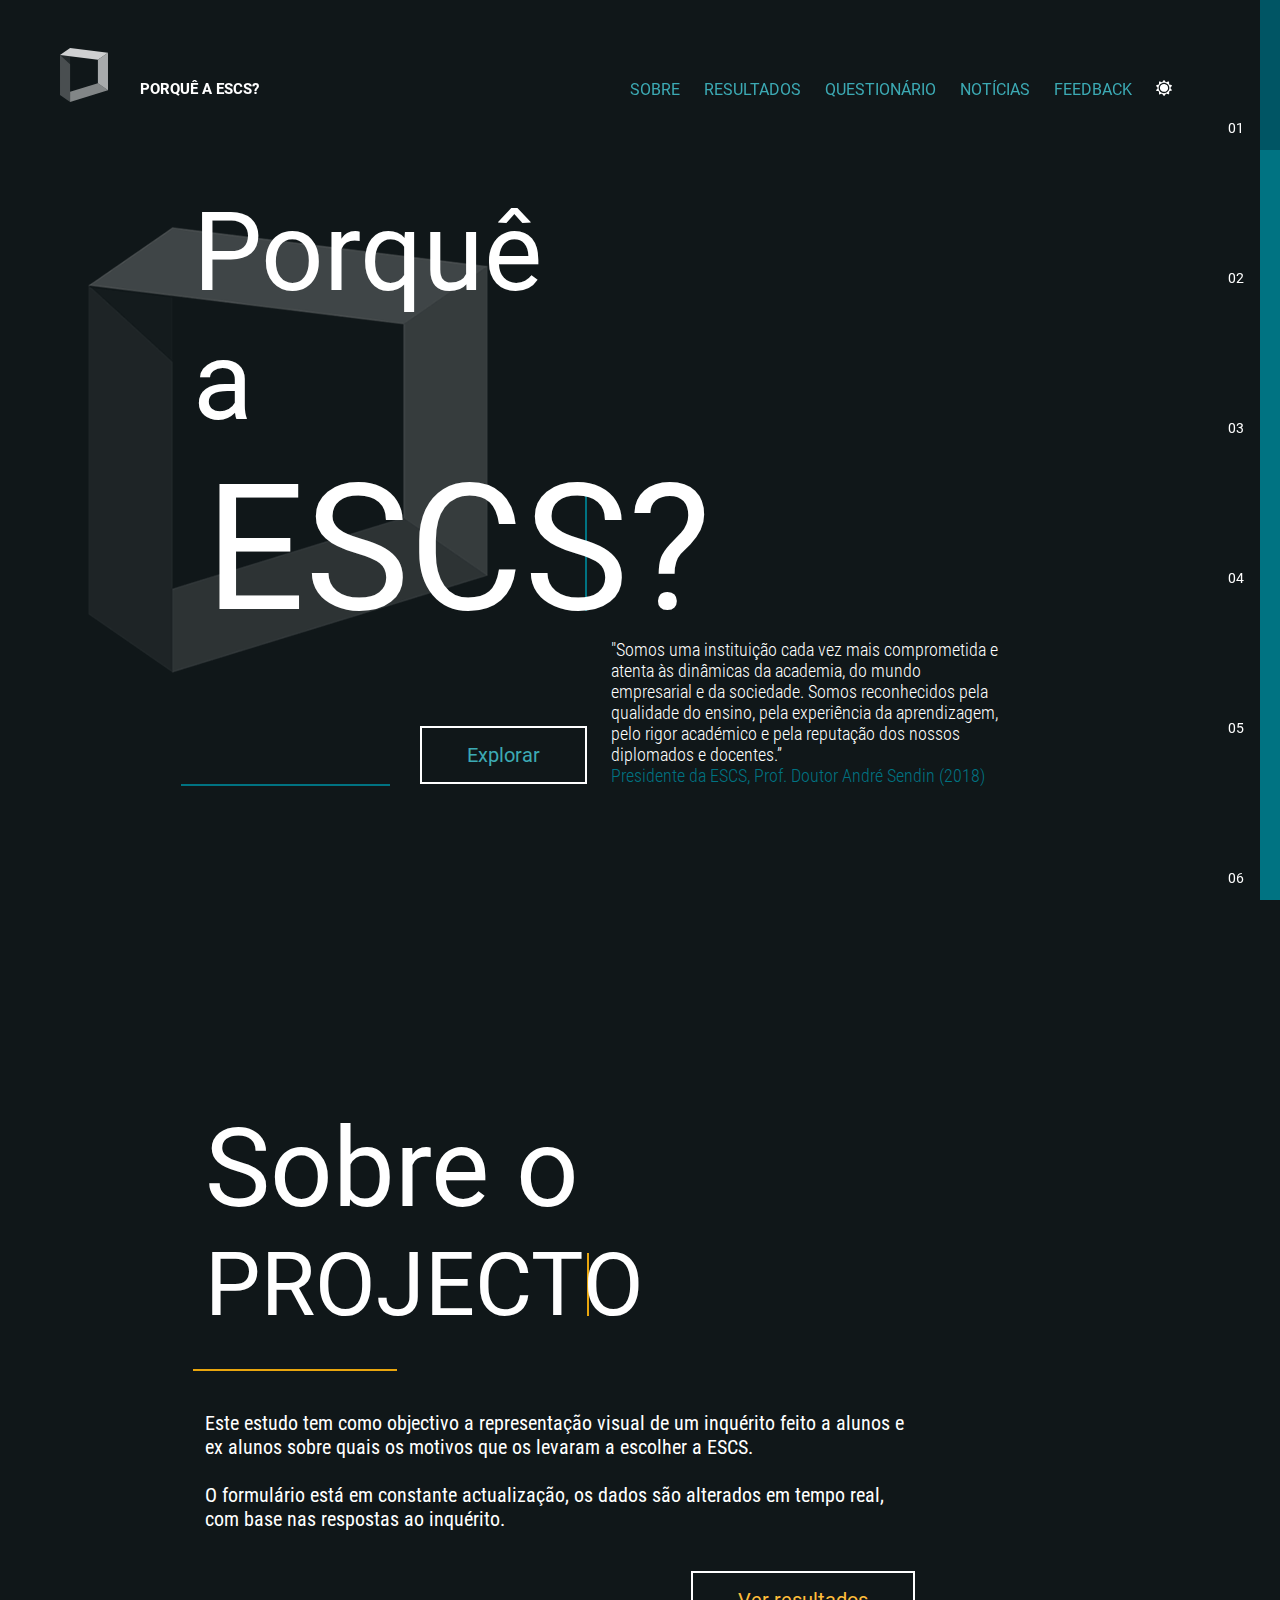
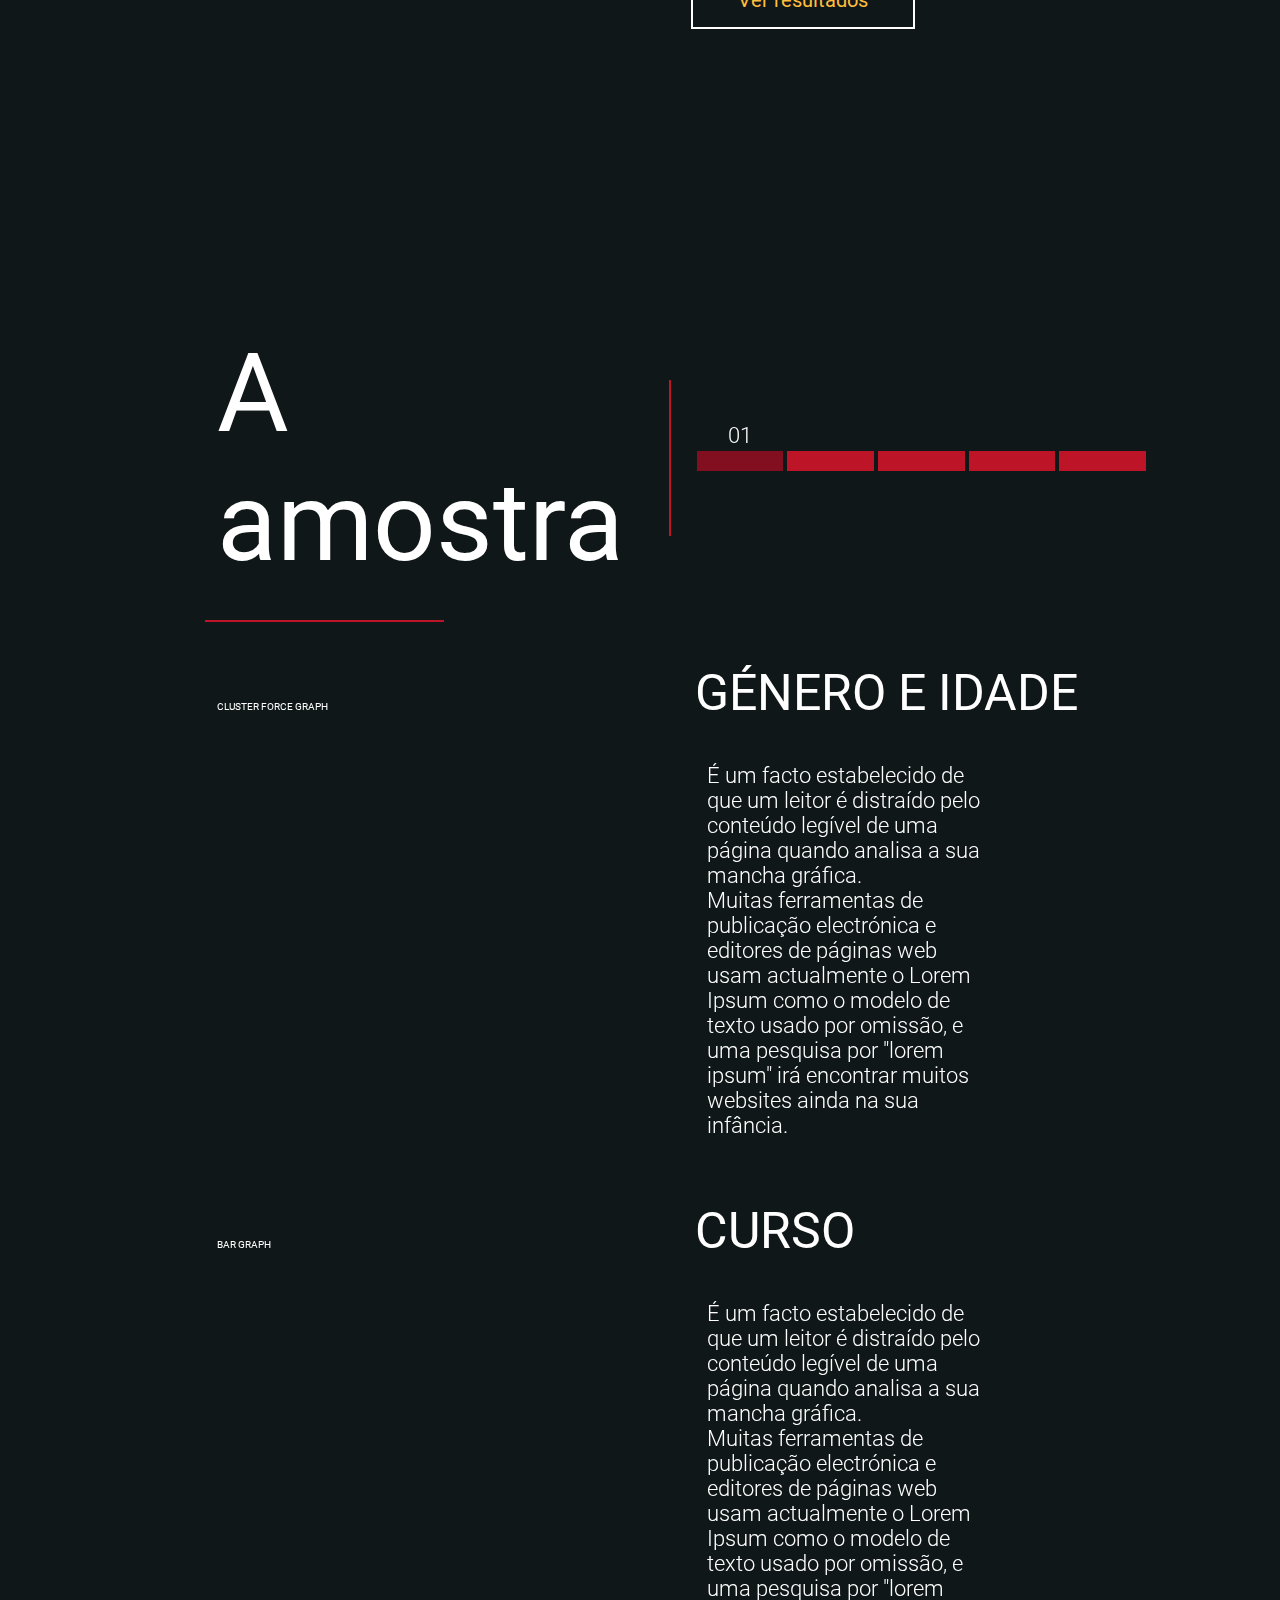
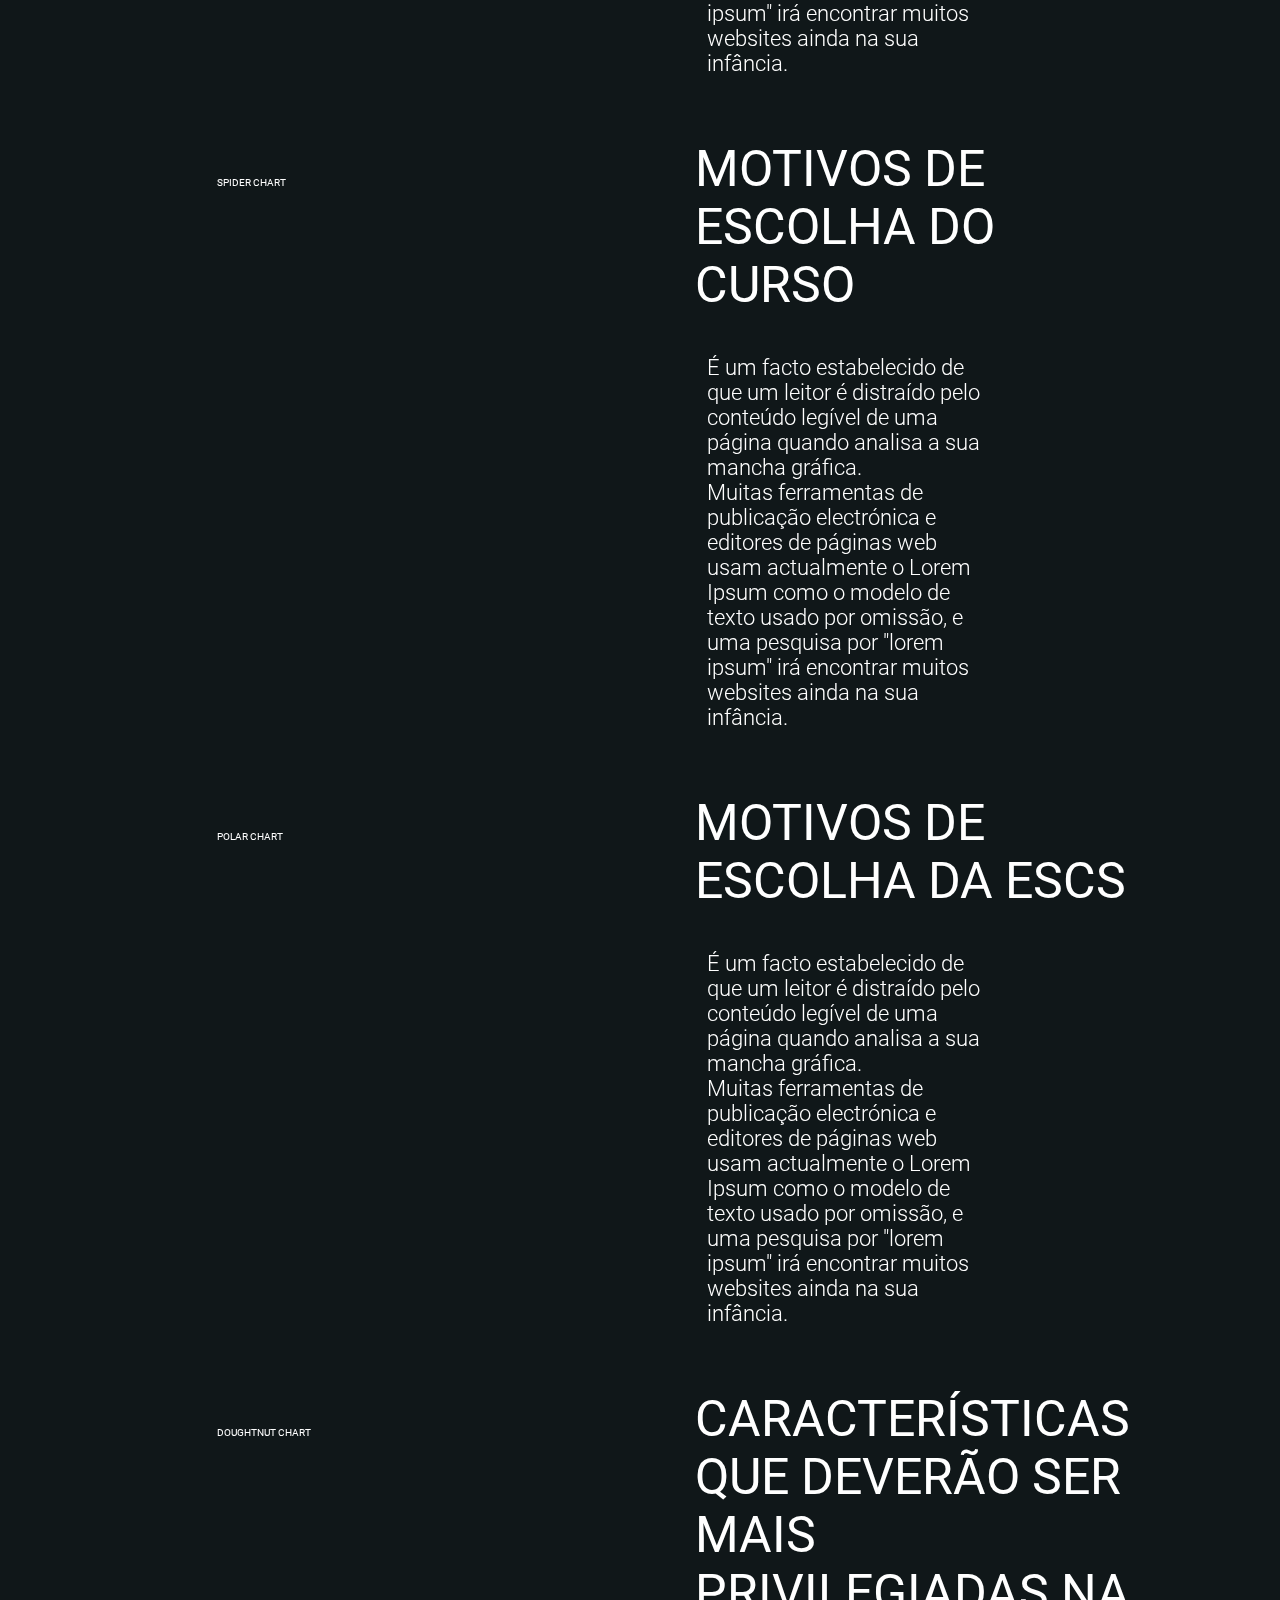
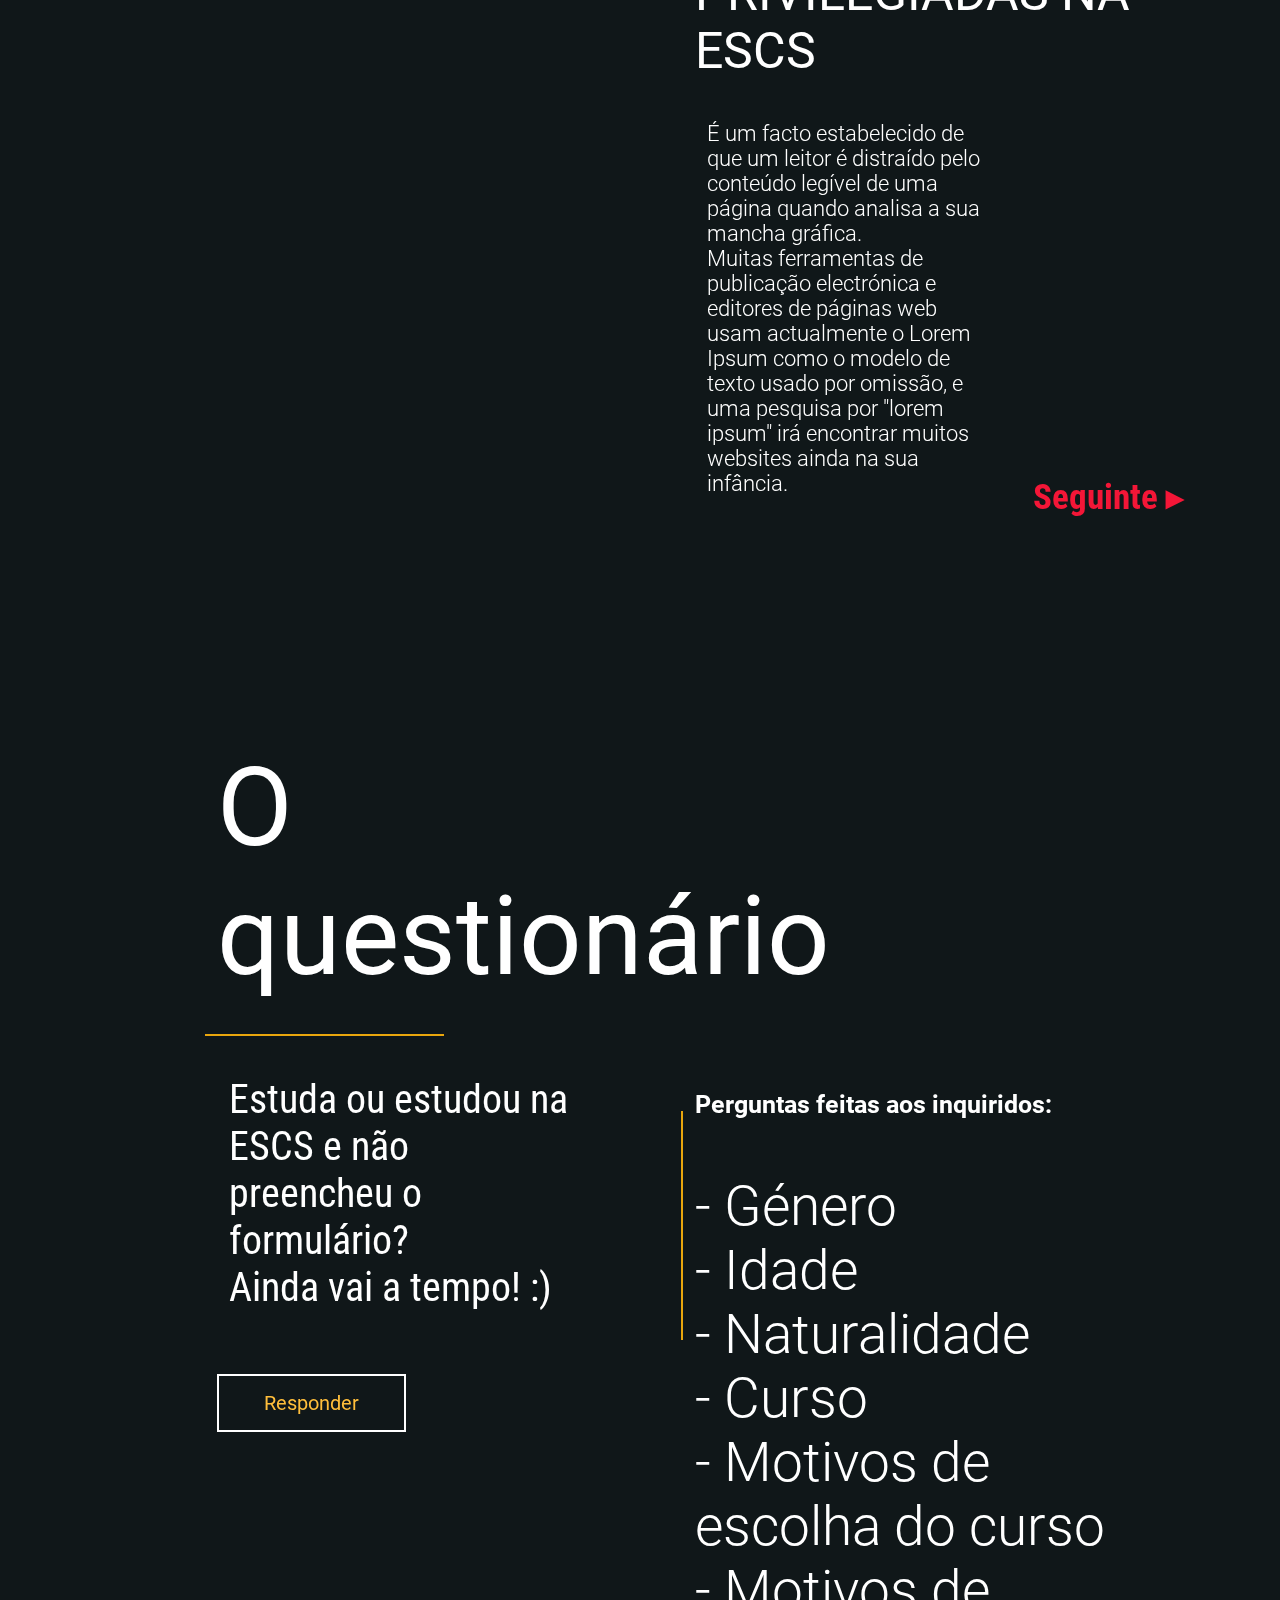
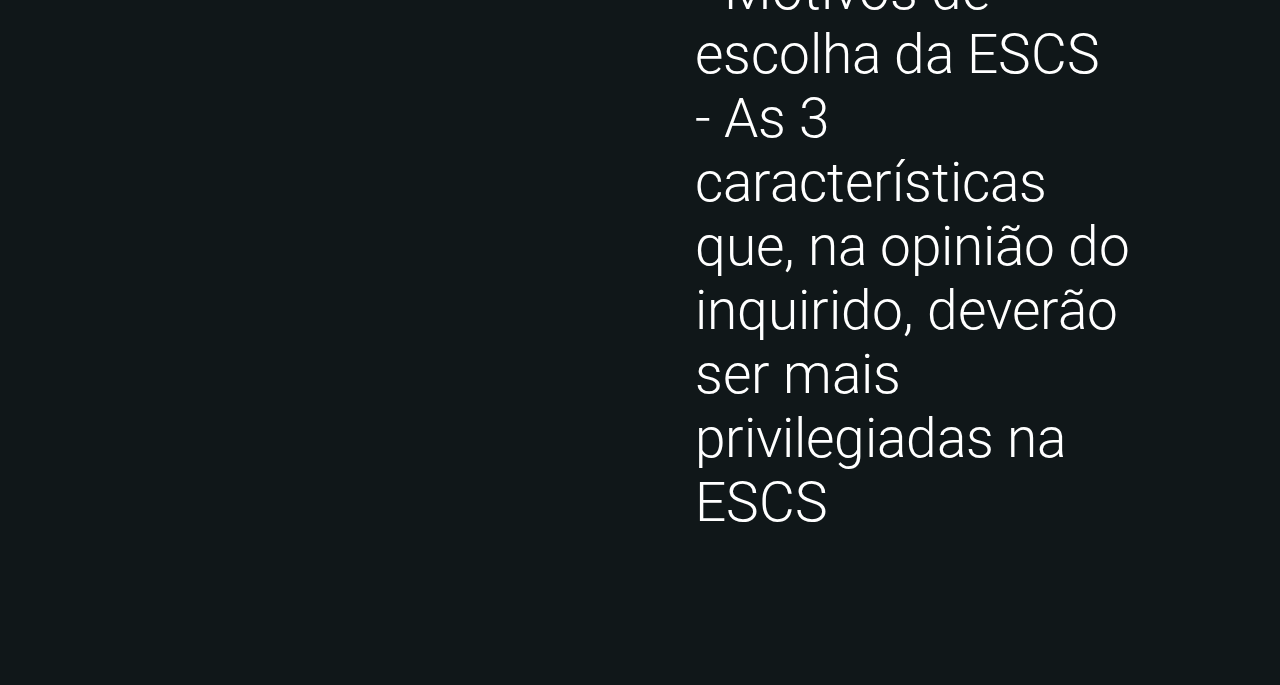
<file: index.html>
<html>

<head>
	<meta charset="utf-8" />
	<meta http-equiv="X-UA-Compatible" content="IE=edge">
	<title>Porquê a ESCS?</title>
	<meta content="width=device-width, initial-scale=1" name="viewport">
	<link rel="stylesheet" type="text/css" media="screen" href="css/main.css" />
</head>

<body>
	<!-- TOP NAVBAR -->
	<nav class="flex">
		<div class="col-6 flex flex-baseline">
			<img class="nav-logo" src="img/escs-nav.svg" alt="Logótipo ESCS">
			<p class="nav-title">Porquê a ESCS?</p>
		</div>
		<div class="col-6 flex flex-baseline flex-justify-end">
			<a href="#section-2" class="nav-item">Sobre</a>
			<a href="#section-3" class="nav-item">Resultados</a>
			<a href="#section-4" class="nav-item">Questionário</a>
			<a href="#section-5" class="nav-item">Notícias</a>
			<a href="#section-6" class="nav-item">Feedback</a>
			<div class="nav-item"><img class="switch" src="img/switch.svg"></div>
		</div>
	</nav>

	<!-- SIDE NAVIGATION -->
	<div class="sidenav">
		<div href="#section-1" class="sidenav-item sidenav-active">
			<p class="sidenav-text">01</p>
		</div>
		<div href="#section-2" class="sidenav-item">
			<p class="sidenav-text">02</p>
		</div>
		<div href="#section-3" class="sidenav-item">
			<p class="sidenav-text">03</p>
		</div>
		<div href="#section-4" class="sidenav-item">
			<p class="sidenav-text">04</p>
		</div>
		<div href="#section-5" class="sidenav-item">
			<p class="sidenav-text">05</p>
		</div>
		<div href="#section-6" class="sidenav-item">
			<p class="sidenav-text">06</p>
		</div>
	</div>

	<!-- HOME -->
	<section id="section-1" class="container flex flex-center">
		<div class="col-2 col-lg-1 col-md-0"></div>
		<div class="flex flex-end">
			<div class="col-5 border-bottom-blue">
				<h1>
					Porquê a
					<div class="border-right-blue text-large col-12">ESCS?</div>
				</h1>
				<div class="flex flex-justify-end">
					<a href="#section-2" class="btn btn-hover-blue text-blue-light">Explorar</a>
				</div>
			</div>
			<div class="col-5">
				<p class="quote">
					"Somos uma instituição cada vez mais comprometida e atenta às dinâmicas da academia, do mundo empresarial e da
					sociedade. Somos reconhecidos pela qualidade do ensino, pela experiência da aprendizagem, pelo rigor académico e
					pela reputação dos nossos diplomados e docentes.” <br>
					<span class="text-blue">Presidente da ESCS, Prof. Doutor André Sendin (2018)</span>
				</p>
			</div>
		</div>
	</section>

	<!-- SOBRE -->
	<section id="section-2" class="container flex flex-center">
		<div class="col-1 col-lg-0"></div>
		<div class="flex-direction-column col-12">
			<div class="col-5 border-bottom-yellow">
				<h1 class="flex-direction-column">
					Sobre o
					<div class="border-right-yellow text-small uppercase">projecto</div>
				</h1>
			</div>
			<div class="col-9">
				<p class="condensed">
					Este estudo tem como objectivo a representação visual de um inquérito feito a alunos e ex alunos sobre quais os
					motivos que os levaram a escolher a ESCS.
					<br><br>
					O formulário está em constante actualização, os dados são alterados em tempo real, com base nas respostas ao
					inquérito.
				</p>
				<div class="flex flex-justify-end">
					<a href="#section-3" class="btn btn-hover-yellow text-yellow-light">Ver resultados</a>
				</div>
			</div>
		</div>
	</section>

	<!-- RESULTADOS -->
	<section id="section-3" class="container flex flex-baseline">
		<div class="col-1 col-lg-0"></div>
		<div class="flex-direction-column flex-self-stretch col-12 rel">
			<!-- SLIDER FIXED ELEMENTS -->
			<div class="flex flex-center col-12">
				<div class="col-6 border-bottom-red">
					<h1 class="border-right-red">A amostra</h1>
				</div>
				<div class="col-6">
					<div class="slidernav flex">
						<div class="slidernav-item slidernav-active">
							<p class="slidernav-text">01</p>
						</div>
						<div class="slidernav-item">
							<p class="slidernav-text"></p>
						</div>
						<div class="slidernav-item">
							<p class="slidernav-text"></p>
						</div>
						<div class="slidernav-item">
							<p class="slidernav-text"></p>
						</div>
						<div class="slidernav-item">
							<p class="slidernav-text"></p>
						</div>
					</div>
				</div>
			</div>

			<!-- SLIDER CONTENT -->
			<!-- CONTENT 01 -->
			<!-- Deve ter position absolute e muda a opacidade na navegação-->
			<div class="flex flex-baseline col-12">
				<div class="col-6">
					CLUSTER FORCE GRAPH
				</div>
				<div class="col-6">
					<h2 class="uppercase">Género e Idade</h2>
					<p class="col-8">
						É um facto estabelecido de que um leitor é distraído pelo conteúdo legível de uma página quando analisa a sua
						mancha gráfica.
						<br>
						Muitas ferramentas de publicação electrónica e editores de páginas web usam actualmente o Lorem Ipsum como o
						modelo de texto usado por omissão, e uma pesquisa por "lorem ipsum" irá encontrar muitos websites ainda na sua
						infância.
					</p>
				</div>
			</div>

			<!-- CONTENT 02 -->
			<div class="flex flex-baseline col-12">
				<div class="col-6">
					BAR GRAPH
				</div>
				<div class="col-6">
					<h2 class="uppercase">Curso</h2>
					<p class="col-8">
						É um facto estabelecido de que um leitor é distraído pelo conteúdo legível de uma página quando analisa a sua
						mancha gráfica.
						<br>
						Muitas ferramentas de publicação electrónica e editores de páginas web usam actualmente o Lorem Ipsum como o
						modelo de texto usado por omissão, e uma pesquisa por "lorem ipsum" irá encontrar muitos websites ainda na sua
						infância.
					</p>
				</div>
			</div>

			<!-- CONTENT 03 -->
			<div class="flex flex-baseline col-12">
				<div class="col-6">
					SPIDER CHART
				</div>
				<div class="col-6">
					<h2 class="uppercase">Motivos de escolha do curso</h2>
					<p class="col-8">
						É um facto estabelecido de que um leitor é distraído pelo conteúdo legível de uma página quando analisa a sua
						mancha gráfica.
						<br>
						Muitas ferramentas de publicação electrónica e editores de páginas web usam actualmente o Lorem Ipsum como o
						modelo de texto usado por omissão, e uma pesquisa por "lorem ipsum" irá encontrar muitos websites ainda na sua
						infância.
					</p>
				</div>
			</div>

			<!-- CONTENT 04 -->
			<div class="flex flex-baseline col-12">
				<div class="col-6">
					POLAR CHART
				</div>
				<div class="col-6">
					<h2 class="uppercase">Motivos de escolha da ESCS</h2>
					<p class="col-8">
						É um facto estabelecido de que um leitor é distraído pelo conteúdo legível de uma página quando analisa a sua
						mancha gráfica.
						<br>
						Muitas ferramentas de publicação electrónica e editores de páginas web usam actualmente o Lorem Ipsum como o
						modelo de texto usado por omissão, e uma pesquisa por "lorem ipsum" irá encontrar muitos websites ainda na sua
						infância.
					</p>
				</div>
			</div>

			<!-- CONTENT 04 -->
			<div class="flex flex-baseline col-12">
				<div class="col-6">
					DOUGHTNUT CHART
				</div>
				<div class="col-6">
					<h2 class="uppercase">Características que deverão ser mais privilegiadas na ESCS</h2>
					<p class="col-8">
						É um facto estabelecido de que um leitor é distraído pelo conteúdo legível de uma página quando analisa a sua
						mancha gráfica.
						<br>
						Muitas ferramentas de publicação electrónica e editores de páginas web usam actualmente o Lorem Ipsum como o
						modelo de texto usado por omissão, e uma pesquisa por "lorem ipsum" irá encontrar muitos websites ainda na sua
						infância.
					</p>
				</div>
			</div>

			<!-- SLIDER FIXED ELEMENT -->
			<div class="slider-next text-red-light">
				Seguinte &#9656;
			</div>
		</div>
	</section>

	<!-- QUESTIONÁRIO -->
	<section id="section-4" class="container flex flex-baseline">
		<div class="col-1 col-lg-0"></div>
		<div class="flex-direction-column flex-self-stretch col-12 rel">
			<!-- SLIDER FIXED ELEMENTS -->
			<div class="flex flex-center col-12">
				<div class="col-6 border-bottom-yellow">
					<h1>O questionário</h1>
				</div>
			</div>
			<div class="flex flex-baseline col-12">
				<div class="col-6 border-right-yellow">
					<h3 class="col-10">
						Estuda ou estudou na ESCS e não preencheu o formulário?
						<br>
						Ainda vai a tempo! :)
					</h3>
					<a href="#section-3" class="btn btn-hover-yellow text-yellow-light">Responder</a>
				</div>
				<div class="col-6">
					<h4>
						Perguntas feitas aos inquiridos:
						<h4>
							<p>
								- Género<br>
								- Idade<br>
								- Naturalidade<br>
								- Curso<br>
								- Motivos de escolha do curso<br>
								- Motivos de escolha da ESCS<br>
								- As 3 características que, na opinião do inquirido, deverão ser mais privilegiadas na ESCS
							</p>
				</div>
			</div>
	</section>
</body>
<script src="js/jquery.js"></script>
<script src="js/chart.js"></script>
<script src="js/main.js"></script>

</html>
</file>
<file: css/main.css>
/*
* 
* PORQUE A ESCS
* PÁGINA DE RESULTADOS // CSS
* Trabalho para a Cadeira de Laboratorio de Aplicacoes Interativas 
* Feito por:
* Edite Fernandes, no 9939 
* Filipa Ribeiro, no 9987 
* Mariana Rita, no 9972 
* 
*/

/*=============================================
=               CUSTOM VARIABLES              =
=============================================*/
:root {
	/* Brand colors */
	--light-yellow: #ffbe3b;
	--yellow: #e9a60d;
	--dark-yellow: #93670f;
	--light-red: #f41637;
	--red: #be1428;
	--dark-red: #820f20;
	--light-blue: #3caab4;
	--blue: #007382;
	--dark-blue: #005564;
	--dark-gray: #3c3c3b;
	--gray: #595a5c;
	--bg-blue: #101719;
	--bg-blue-light: #2a3538;

	/* Type */
	--font-primary: 'Roboto', 'Trebuchet MS', 'Lucida Sans Unicode', 'Lucida Grande', 'Lucida Sans', Arial, sans-serif;
    --font-secondary: 'Roboto Condensed', 'Trebuchet MS', 'Lucida Sans Unicode', 'Lucida Grande', 'Lucida Sans', Arial, sans-serif;
}

/*=============================================
=                     FONTS                   =
=============================================*/
@font-face {
    font-family: 'Roboto';
    src: url('../fonts/Roboto-Bold.eot');
    src: local('Roboto Bold'), local('Roboto-Bold'), url('../fonts/Roboto-Bold.eot?#iefix') format('embedded-opentype'), url('../fonts/Roboto-Bold.woff2') format('woff2'), url('../fonts/Roboto-Bold.woff') format('woff'), url('../fonts/Roboto-Bold.ttf') format('truetype'), url('../fonts/Roboto-Bold.svg#Roboto-Bold') format('svg');
    font-weight: 700;
    font-style: normal;
}

@font-face {
    font-family: 'Roboto';
    src: url('../fonts/Roboto-Medium.eot');
    src: local('Roboto Medium'), local('Roboto-Medium'), url('../fonts/Roboto-Medium.eot?#iefix') format('embedded-opentype'), url('../fonts/Roboto-Medium.woff2') format('woff2'), url('../fonts/Roboto-Medium.woff') format('woff'), url('../fonts/Roboto-Medium.ttf') format('truetype'), url('../fonts/Roboto-Medium.svg#Roboto-Medium') format('svg');
    font-weight: 500;
    font-style: normal;
}

@font-face {
    font-family: 'Roboto';
    src: url('../fonts/Roboto-Regular.eot');
    src: local('Roboto'), local('Roboto-Regular'), url('../fonts/Roboto-Regular.eot?#iefix') format('embedded-opentype'), url('../fonts/Roboto-Regular.woff2') format('woff2'), url('../fonts/Roboto-Regular.woff') format('woff'), url('../fonts/Roboto-Regular.ttf') format('truetype'), url('../fonts/Roboto-Regular.svg#Roboto-Regular') format('svg');
    font-weight: 400;
    font-style: normal;
}

@font-face {
    font-family: 'Roboto';
    src: url('../fonts/Roboto-Light.eot');
    src: local('Roboto Light'), local('Roboto-Light'), url('../fonts/Roboto-Light.eot?#iefix') format('embedded-opentype'), url('../fonts/Roboto-Light.woff2') format('woff2'), url('../fonts/Roboto-Light.woff') format('woff'), url('../fonts/Roboto-Light.ttf') format('truetype'), url('../fonts/Roboto-Light.svg#Roboto-Light') format('svg');
    font-weight: 300;
    font-style: normal;
}

@font-face {
    font-family: 'Roboto Condensed';
    src: url('../fonts/RobotoCondensed-Bold.eot');
    src: local('Roboto Condensed Bold'), local('RobotoCondensed-Bold'), url('../fonts/RobotoCondensed-Bold.eot?#iefix') format('embedded-opentype'), url('../fonts/RobotoCondensed-Bold.woff2') format('woff2'), url('../fonts/RobotoCondensed-Bold.woff') format('woff'), url('../fonts/RobotoCondensed-Bold.ttf') format('truetype'), url('../fonts/RobotoCondensed-Bold.svg#RobotoCondensed-Bold') format('svg');
    font-weight: 700;
    font-style: normal;
}

@font-face {
    font-family: 'Roboto Condensed';
    src: url('../fonts/RobotoCondensed-Regular.eot');
    src: local('Roboto Condensed'), local('RobotoCondensed-Regular'), url('../fonts/RobotoCondensed-Regular.eot?#iefix') format('embedded-opentype'), url('../fonts/RobotoCondensed-Regular.woff2') format('woff2'), url('../fonts/RobotoCondensed-Regular.woff') format('woff'), url('../fonts/RobotoCondensed-Regular.ttf') format('truetype'), url('../fonts/RobotoCondensed-Regular.svg#RobotoCondensed-Regular') format('svg');
    font-weight: 400;
    font-style: normal;
}

@font-face {
    font-family: 'Roboto Condensed';
    src: url('../fonts/RobotoCondensed-Light.eot');
    src: local('Roboto Condensed Light'), local('RobotoCondensed-Light'), url('../fonts/RobotoCondensed-Light.eot?#iefix') format('embedded-opentype'), url('../fonts/RobotoCondensed-Light.woff2') format('woff2'), url('../fonts/RobotoCondensed-Light.woff') format('woff'), url('../fonts/RobotoCondensed-Light.ttf') format('truetype'), url('../fonts/RobotoCondensed-Light.svg#RobotoCondensed-Light') format('svg');
    font-weight: 300;
    font-style: normal;
}

/*=============================================
=                     RESET                   =
=============================================*/
* {box-sizing: border-box;}
html,body {width: 100%;}
body {font-family: 'Roboto', sans-serif; font-weight: 400; font-size: 62.5%; color: white; margin: 0; background-color: var(--bg-blue);}
img {max-width: 100%;}
section {min-height: 100%; transition: 0.4s;}

/* ------------ SCROLLBAR HIDE ------------- */
::-webkit-scrollbar { 
    display: none; 
}

/*=============================================
=                     TYPE                    =
=============================================*/
a {
	text-decoration: none;
	color: var(--light-blue);
	font-size: 1.8em;
	transition: 0.3s;
}

a:hover {
	color: var(--blue);
}

p {
	font-size: 1.8em;
}

h1 {
	font-size: 11em;
	font-weight: 400;
}

h2 {
	font-size: 5em;
	font-weight: 400;
}

h3 {
	font-family: var(--font-secondary);
	font-weight: 400;
	font-size: 4em;
}

h4 {
	font-size: 2.5em;
}

.quote {
	font-family: var(--font-secondary);
	font-weight: 300;
	margin: 0;
}

/*=============================================
=                    HELPER                   =
=============================================*/
.block {display: block;}
.margin-center {margin: 0 auto;}
.rel {position: relative;}

.text-center {text-align: center;}
.text-right {text-align: right;}

.text-blue {color: var(--blue);}
.text-blue-light {color: var(--light-blue);}
.text-red {color: var(--red);}
.text-red-light {color: var(--light-red);}
.text-yellow {color: var(--yellow);}
.text-yellow-light {color: var(--light-yellow);}

.text-large {font-size: 1.6em;}
.text-small {font-size: 0.8em;}

.uppercase {text-transform: uppercase;}
.condensed {font-family: var(--font-secondary);}


/*=============================================
=                  GRID SYSTEM                =
=============================================*/
.container {padding:96px;}

.flex {display: flex;}

.flex-center {align-items: center;}
.flex-baseline {align-items: baseline;}
.flex-end {align-items: flex-end;}

.flex-self-stretch {align-self: stretch;}

.flex-justify-end {justify-content: flex-end;}

.flex-direction-column {flex-direction: column;}

.col-1 {width: calc(100% / 12);}
.col-2 {width: calc((100% / 12) * 2);}
.col-3 {width: calc((100% / 12) * 3);}
.col-4 {width: calc((100% / 12) * 4);}
.col-5 {width: calc((100% / 12) * 5);}
.col-6 {width: calc((100% / 12) * 6);}
.col-7 {width: calc((100% / 12) * 7);}
.col-8 {width: calc((100% / 12) * 8);}
.col-9 {width: calc((100% / 12) * 9);}
.col-10 {width: calc((100% / 12) * 10);}
.col-11 {width: calc((100% / 12) * 11);}
.col-12 {width: 100%;}

.col-1,.col-2,.col-3,.col-4,.col-5,.col-6,.col-7,.col-8,.col-9,.col-10,.col-11,.col-12,
.col-lg-1,.col-lg-2,.col-lg-3,.col-lg-4,.col-lg-5,.col-lg-6,.col-lg-7,.col-lg-8,.col-lg-9,.col-lg-10,.col-lg-11,.col-lg-12,
.col-md-1,.col-md-2,.col-md-3,.col-md-4,.col-md-5,.col-md-6,.col-md-7,.col-md-8,.col-md-9,.col-md-10,.col-md-11,.col-md-12,
.col-sm-1,.col-sm-2,.col-sm-3,.col-sm-4,.col-sm-5,.col-sm-6,.col-sm-7,.col-sm-8,.col-sm-9,.col-sm-10,.col-sm-11,.col-sm-12
{padding: 0px 12px;}


/*=============================================
=               TYPE & DIV BORDERS            =
=============================================*/
.border-right-blue {
	border-right: 2px solid;
	border-image: linear-gradient(to top, transparent 20%, var(--blue) 20%, var(--blue) 80%, transparent 80%) 1;
}

.border-bottom-blue {
	border-bottom: 2px solid;
	border-image: linear-gradient(to right, var(--blue) 50%, transparent 50%) 1;
}

.border-right-red {
	border-right: 2px solid;
	border-image: linear-gradient(to top, transparent 20%, var(--red) 20%, var(--red) 80%, transparent 80%) 1;
}

.border-bottom-red {
	border-bottom: 2px solid;
	border-image: linear-gradient(to right, var(--red) 50%, transparent 50%) 1;
}

.border-right-yellow {
	border-right: 2px solid;
	border-image: linear-gradient(to top, transparent 20%, var(--yellow) 20%, var(--yellow) 80%, transparent 80%) 1;
}

.border-bottom-yellow {
	border-bottom: 2px solid;
	border-image: linear-gradient(to right, var(--yellow) 50%, transparent 50%) 1;
}

/*=============================================
=                    NAV BAR                  =
=============================================*/
nav {
	width: 100vw;
	position: fixed;
	left: 0;
	top: 0;
	padding: 48px 96px 0px 48px;
	height: auto;
}

.nav-logo {
	max-width: 48px;
}

.nav-title, .nav-item {
	align-self: flex-start;
	padding: 32px 12px 0px;
	text-transform: uppercase;
}

.nav-title {
	font-weight: 700;
	margin: 0px 0px 0px 20px;
	font-size: 1.5em;
}

.nav-item {
	font-size: 1.6em;
}

	.nav-item:first-child {
		padding-left: 0;
	}

	.nav-item:last-child {
		padding-right: 0;
	}

.switch {
	max-width: 16px;
	min-width: 16px;
	transition: 0.3s ease;
	cursor: pointer;
}

.switch:hover {
	opacity: 0.8;
}

/*=============================================
=             SIDE PROGRESS/NAV BAR           =
=============================================*/
.sidenav {
	width: 20px;
	position: fixed;
	right: 0;
	top: 0;
}

.sidenav-item {
	position: relative;
	width: 20px;
	height: calc(100vh / 6);
	background-color: var(--blue);
	cursor: pointer;
	transition: 0.4s;
}

.sidenav-item:hover{
	background-color: var(--bg-blue-light);
}

.sidenav-text{
	position: absolute;
	left: -32px;
	bottom: 0;
	font-size: 1.4em;
}

.sidenav-active {
	background-color: var(--dark-blue);
}

/*=============================================
=               SLIDER NAVIGATION             =
=============================================*/
.slidernav {
	height: 20px;
}

.slidernav-item {
	position: relative;
	width: 100%;
	height: 20px;
	background-color: var(--red);
	margin: 2px;
	cursor: pointer;
	transition: 0.4s;
}

.slidernav-item:hover{
	background-color: var(--bg-blue-light);
}

.slidernav-text {
	position: absolute;
	top: -50px;
	font-size: 3em;
	width: 100%;
	text-align: center;
}

.slidernav-active {
	background-color: var(--dark-red);
}

.slider-next {
	position: absolute;
	bottom: 0;
	right: 0;
	font-family: var(--font-secondary);
	font-weight: 700;
	font-size: 3.5em;
	cursor: pointer;
	transition: 0.4s;
}

.slider-next:hover {
	opacity: 0.8;
}

/*=============================================
=                    BUTTONS                  =
=============================================*/
.btn {
	padding: 15px 45px;
	font-size: 2em;
	border: 2px solid white;
}

.btn:hover {
	color: white;
	border-color: transparent;
}

.btn-hover-blue:hover {
	background-color: var(--blue);
}

.btn-hover-red:hover {
	background-color: var(--red);
}

.btn-hover-yellow:hover {
	background-color: var(--yellow);
}

/*=============================================
=                   SECTIONS                  =
=============================================*/
#section-1 {background: url(../img/escs-bg.png) no-repeat 10% 50%;}

#section-2 h1, #section-3 h1, #section-4 h1 {margin: 0.3em 0;}
#section-2 p {font-size: 2em; margin: 2em 0;}

#section-3 p, #section-4 p {font-size: 2.2em; font-weight: 300;}

#section-4 h3 {margin-bottom: 2em;}

/*=============================================
=                 MEDIA QUERIES               =
=============================================*/
/* ------------- LARGE DEVICES ------------- */
@media screen and (max-width: 1200px;) {
	/* Grid system */
	.col-lg-1 {width: calc(100% / 12);}
	.col-lg-2 {width: calc((100% / 12) * 2);}
	.col-lg-3 {width: calc((100% / 12) * 3);}
	.col-lg-4 {width: calc((100% / 12) * 4);}
	.col-lg-5 {width: calc((100% / 12) * 5);}
	.col-lg-6 {width: calc((100% / 12) * 6);}
	.col-lg-7 {width: calc((100% / 12) * 7);}
	.col-lg-8 {width: calc((100% / 12) * 8);}
	.col-lg-9 {width: calc((100% / 12) * 9);}
	.col-lg-10 {width: calc((100% / 12) * 10);}
	.col-lg-11 {width: calc((100% / 12) * 11);}
	.col-lg-12 {width: 100%;}
	.col-lg-0 {width: 0;}

	/* Type */
	h1 {font-size: 9em;}
}

/* ------------- MEDIUM DEVICES ------------ */
@media screen and (max-width: 768px;) {
	/* Grid system */
	.col-md-1 {width: calc(100% / 12);}
	.col-md-2 {width: calc((100% / 12) * 2);}
	.col-md-3 {width: calc((100% / 12) * 3);}
	.col-md-4 {width: calc((100% / 12) * 4);}
	.col-md-5 {width: calc((100% / 12) * 5);}
	.col-md-6 {width: calc((100% / 12) * 6);}
	.col-md-7 {width: calc((100% / 12) * 7);}
	.col-md-8 {width: calc((100% / 12) * 8);}
	.col-md-9 {width: calc((100% / 12) * 9);}
	.col-md-10 {width: calc((100% / 12) * 10);}
	.col-md-11 {width: calc((100% / 12) * 11);}
	.col-md-12 {width: 100%;}
	.col-md-0 {width: 0;}
}

/* ------------- SMALL DEVICES ------------- */
@media screen and (max-width: 576px;) {
	/* Grid system */
	.col-sm-1 {width: calc(100% / 12);}
	.col-sm-2 {width: calc((100% / 12) * 2);}
	.col-sm-3 {width: calc((100% / 12) * 3);}
	.col-sm-4 {width: calc((100% / 12) * 4);}
	.col-sm-5 {width: calc((100% / 12) * 5);}
	.col-sm-6 {width: calc((100% / 12) * 6);}
	.col-sm-7 {width: calc((100% / 12) * 7);}
	.col-sm-8 {width: calc((100% / 12) * 8);}
	.col-sm-9 {width: calc((100% / 12) * 9);}
	.col-sm-10 {width: calc((100% / 12) * 10);}
	.col-sm-11 {width: calc((100% / 12) * 11);}
	.col-sm-12 {width: 100%;}
	.col-sm-0 {width: 0;}
}
</file>
